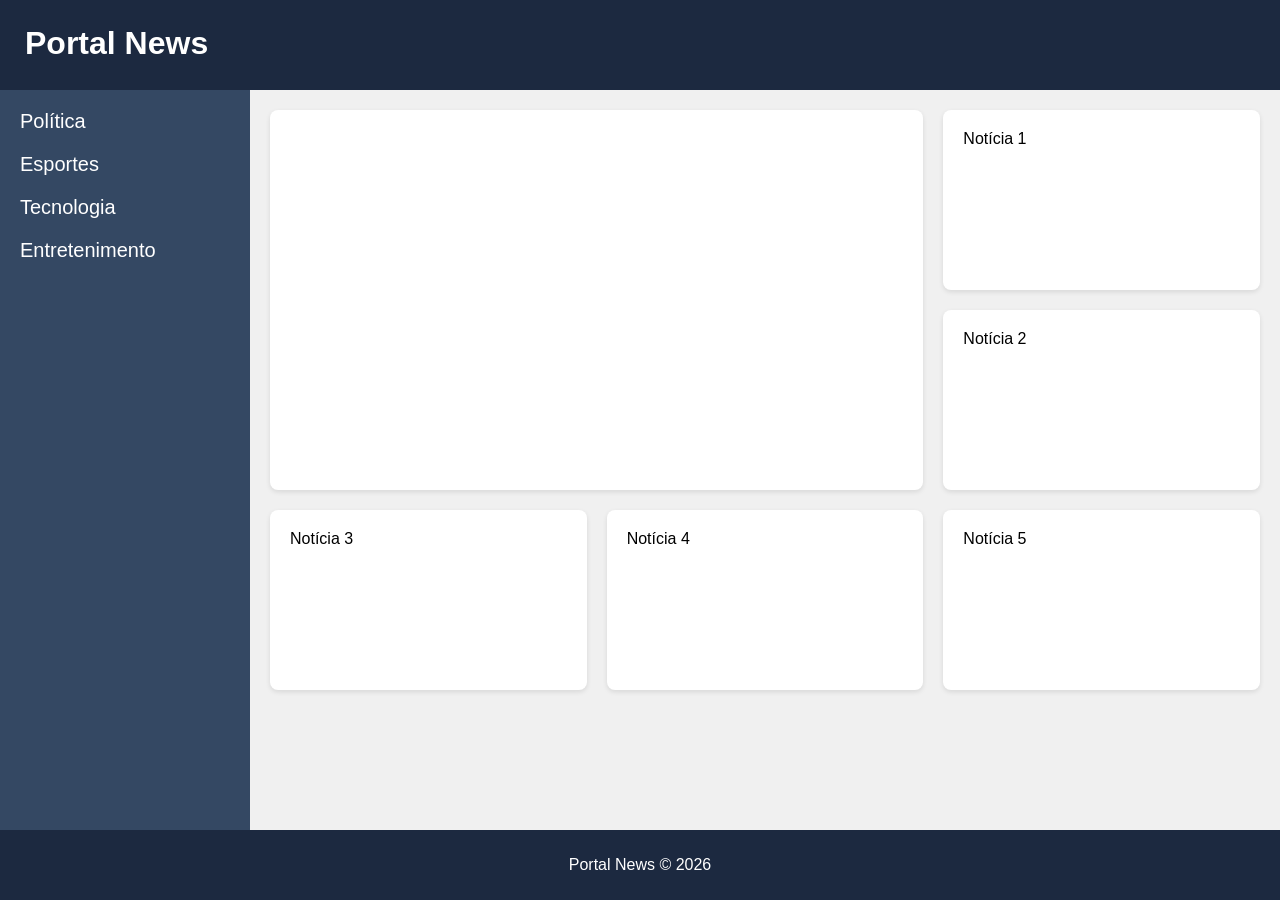
<file: atividade_I/index.html>
<!DOCTYPE html>
<html lang="pt-BR">
<head>
    <meta charset="UTF-8">
    <meta name="viewport" content="width=device-width, initial-scale=1.0">
    <title>Portal News</title>
    <link rel="stylesheet" href="style.css">
</head>
<body>
    <div class="container">
        <header>
            <h1>Portal News</h1>
        </header>
        <aside>
            <ul>
                <li>Política</li>
                <li>Esportes</li>
                <li>Tecnologia</li>
                <li>Entretenimento</li>
            </ul>
        </aside>
        <main>
            <div class="noticia destaque">
                <h2>Notícia Principal</h2>
            </div>
            <div class="noticia">Notícia 1</div>
            <div class="noticia">Notícia 2</div>
            <div class="noticia">Notícia 3</div>
            <div class="noticia">Notícia 4</div>
            <div class="noticia">Notícia 5</div>
        </main>
        <footer>
            Portal News © 2026
        </footer>
    </div>
</body>
</html>
</file>
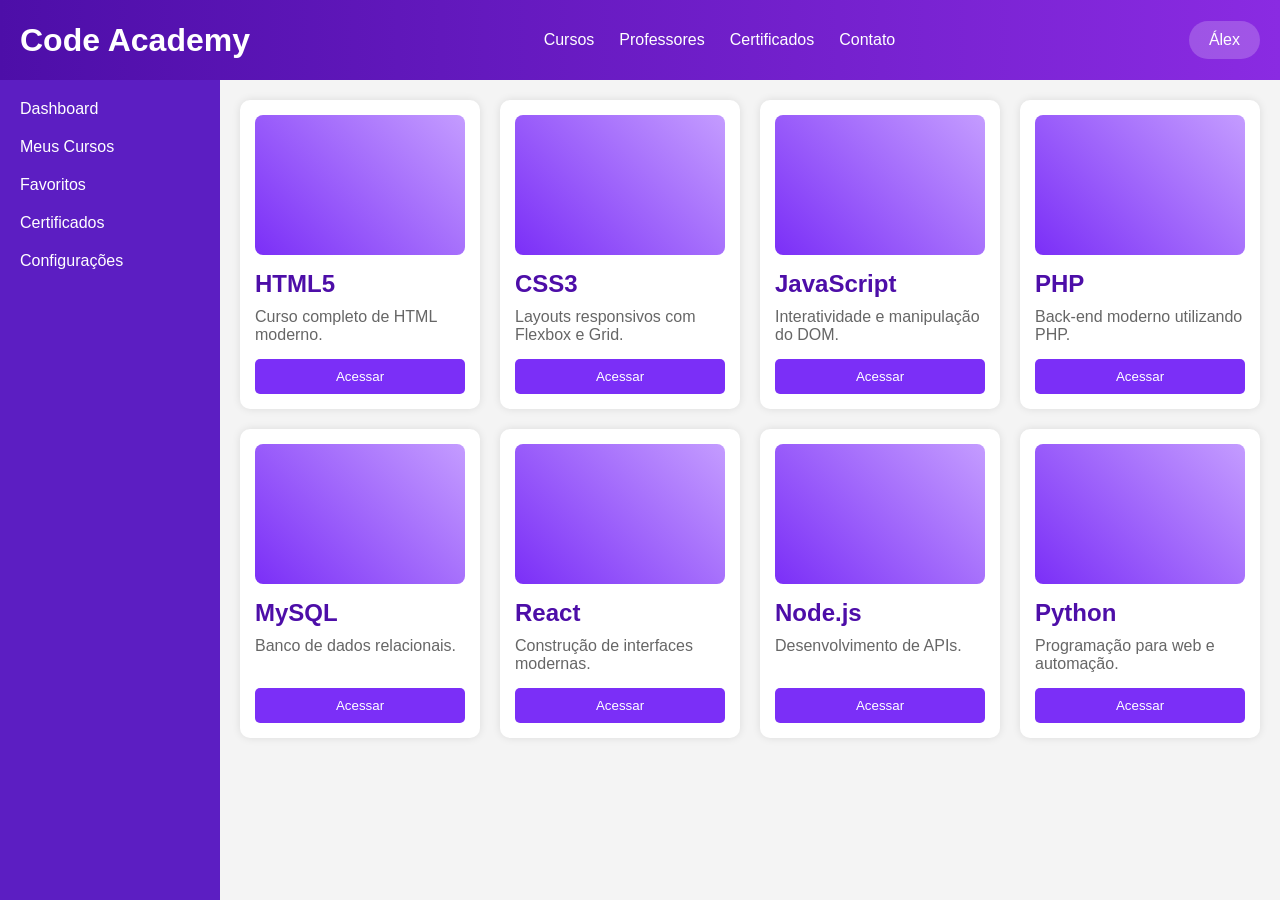
<file: atividade_III/index.html>
<!DOCTYPE html>
<html lang="pt-BR">
<head>
    <meta charset="UTF-8">
    <meta name="viewport" content="width=device-width, initial-scale=1.0">
    <title>Code Academy</title>
    <link rel="stylesheet" href="style.css">
</head>
<body>
    <div class="container">
        <header>
            <h1>Code Academy</h1>
            <nav>
                <ul class="menu">
                    <li><a href="#">Cursos</a></li>
                    <li><a href="#">Professores</a></li>
                    <li><a href="#">Certificados</a></li>
                    <li><a href="#">Contato</a></li>
                </ul>
            </nav>
            <div class="perfil">Álex</div>
        </header>
        <aside>
            <ul>
                <li>Dashboard</li>
                <li>Meus Cursos</li>
                <li>Favoritos</li>
                <li>Certificados</li>
                <li>Configurações</li>
            </ul>
        </aside>
        <main>
            <div class="cursos">
                <div class="card">
                    <div class="imagem"></div>
                    <h2>HTML5</h2>
                    <p>Curso completo de HTML moderno.</p>
                    <button>Acessar</button>
                </div>
                <div class="card">
                    <div class="imagem"></div>
                    <h2>CSS3</h2>
                    <p>Layouts responsivos com Flexbox e Grid.</p>
                    <button>Acessar</button>
                </div>
                <div class="card">
                    <div class="imagem"></div>
                    <h2>JavaScript</h2>
                    <p>Interatividade e manipulação do DOM.</p>
                    <button>Acessar</button>
                </div>
                <div class="card">
                    <div class="imagem"></div>
                    <h2>PHP</h2>
                    <p>Back-end moderno utilizando PHP.</p>
                    <button>Acessar</button>
                </div>
                <div class="card">
                    <div class="imagem"></div>
                    <h2>MySQL</h2>
                    <p>Banco de dados relacionais.</p>
                    <button>Acessar</button>
                </div>
                <div class="card">
                    <div class="imagem"></div>
                    <h2>React</h2>
                    <p>Construção de interfaces modernas.</p>
                    <button>Acessar</button>
                </div>
                <div class="card">
                    <div class="imagem"></div>
                    <h2>Node.js</h2>
                    <p>Desenvolvimento de APIs.</p>
                    <button>Acessar</button>
                </div>
                <div class="card">
                    <div class="imagem"></div>
                    <h2>Python</h2>
                    <p>Programação para web e automação.</p>
                    <button>Acessar</button>
                </div>
            </div>
        </main>
    </div>
</body>
</html>
</file>
<file: atividade_I/style.css>
*{
    margin: 0;
    padding: 0;
    box-sizing: border-box;
    font-family: Arial, Helvetica, sans-serif;
}

body{
    background-color: #f0f0f0;
}

.container{
    display: grid;
    min-height: 100vh;

    grid-template-columns: 250px 1fr;
    grid-template-rows: 90px 1fr 70px;

    grid-template-areas:
        "header header"
        "sidebar main"
        "footer footer";
}

header{
    grid-area: header;
    background-color: #1c2940;
    color: white;
    padding: 25px;
}

aside{
    grid-area: sidebar;
    background-color: #344863;
    color: white;
    padding: 20px;
}

aside ul{
    list-style: none;
}

aside li{
    margin-bottom: 20px;
    font-size: 20px;
}

main{
    grid-area: main;
    padding: 20px;

    display: grid;
    gap: 20px;

    grid-template-columns: repeat(3, 1fr);
    grid-template-rows: repeat(3, 180px);
}

.destaque{
    background-color: #00153f;
    color: white;

    grid-column: span 2;
    grid-row: span 2;

    padding: 20px;
}

.noticia{
    background-color: white;
    border-radius: 8px;
    padding: 20px;

    box-shadow: 0 2px 5px rgba(0,0,0,0.1);
}

footer{
    grid-area: footer;
    background-color: #1c2940;
    color: white;

    display: flex;
    justify-content: center;
    align-items: center;
}
</file>
<file: atividade_III/style.css>
*{
    margin:0;
    padding:0;
    box-sizing:border-box;
    font-family:Arial, Helvetica, sans-serif;
}

body{
    background:#f4f4f4;
}

.container{
    display:grid;
    grid-template-columns:220px 1fr;
    grid-template-rows:80px auto;
    grid-template-areas:
        "header header"
        "sidebar main";
    min-height:100vh;
}

header{
    grid-area:header;
    background:linear-gradient(to right,#4d0ea8,#8a2be2);
    color:white;

    display:flex;
    justify-content:space-between;
    align-items:center;

    padding:0 20px;
}

.menu{
    list-style:none;
    display:flex;
    gap:25px;
}

.menu a{
    color:white;
    text-decoration:none;
}

.perfil{
    background:rgba(255,255,255,0.2);
    padding:10px 20px;
    border-radius:20px;
}

aside{
    grid-area:sidebar;
    background:#5c1ec2;
    color:white;
    padding:20px;
}

aside ul{
    list-style:none;
}

aside li{
    margin-bottom:20px;
}

main{
    grid-area:main;
    padding:20px;
}

.cursos{
    display:grid;
    grid-template-columns:repeat(4,1fr);
    gap:20px;
}

.card{
    background:white;
    border-radius:10px;
    padding:15px;
    box-shadow:0 0 8px rgba(0,0,0,.1);

    display:flex;
    flex-direction:column;
}

.imagem{
    height:140px;
    border-radius:8px;
    background:linear-gradient(45deg,#7b2ff7,#c49cff);
    margin-bottom:15px;
}

.card h2{
    color:#4d0ea8;
    margin-bottom:10px;
}

.card p{
    flex:1;
    color:#666;
}

.card button{
    margin-top:15px;
    padding:10px;
    border:none;
    border-radius:5px;
    background:#7b2ff7;
    color:white;
    cursor:pointer;
}

@media (max-width:768px){

    .container{
        grid-template-columns:100px 1fr;
    }

    .cursos{
        grid-template-columns:repeat(2,1fr);
    }

    header{
        font-size:14px;
    }

    .menu{
        gap:10px;
    }

    aside{
        font-size:12px;
        padding:10px;
    }

    main{
        padding:10px;
    }
}

@media (max-width:480px){

    .container{
        grid-template-columns:1fr;
        grid-template-areas:
        "header"
        "main";
    }

    aside{
        display:none;
    }

    header{
        flex-direction:column;
        padding:20px;
        gap:15px;
    }

    .menu{
        flex-direction:column;
        text-align:center;
    }

    .cursos{
        grid-template-columns:1fr;
    }

    .card button{
        width:100%;
    }

    .imagem{
        width:100%;
        height:180px;
    }
}
</file>
